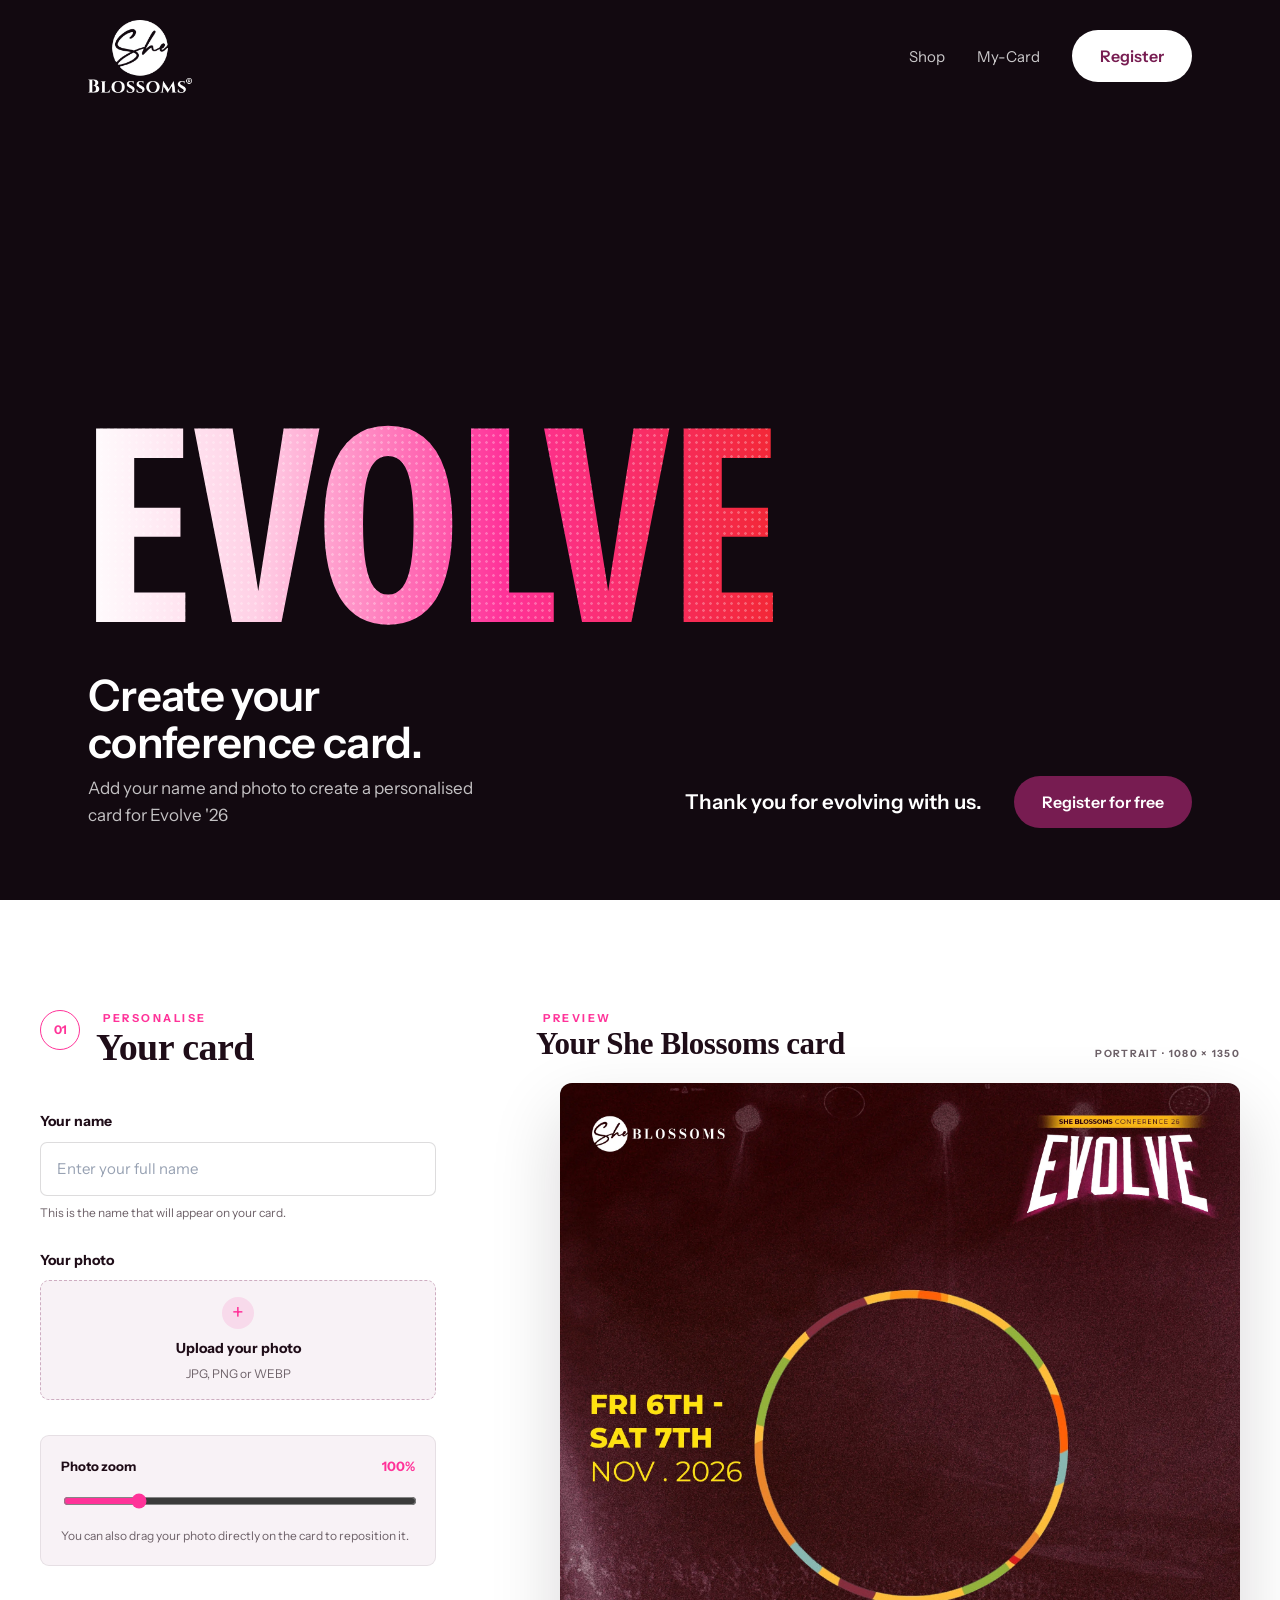
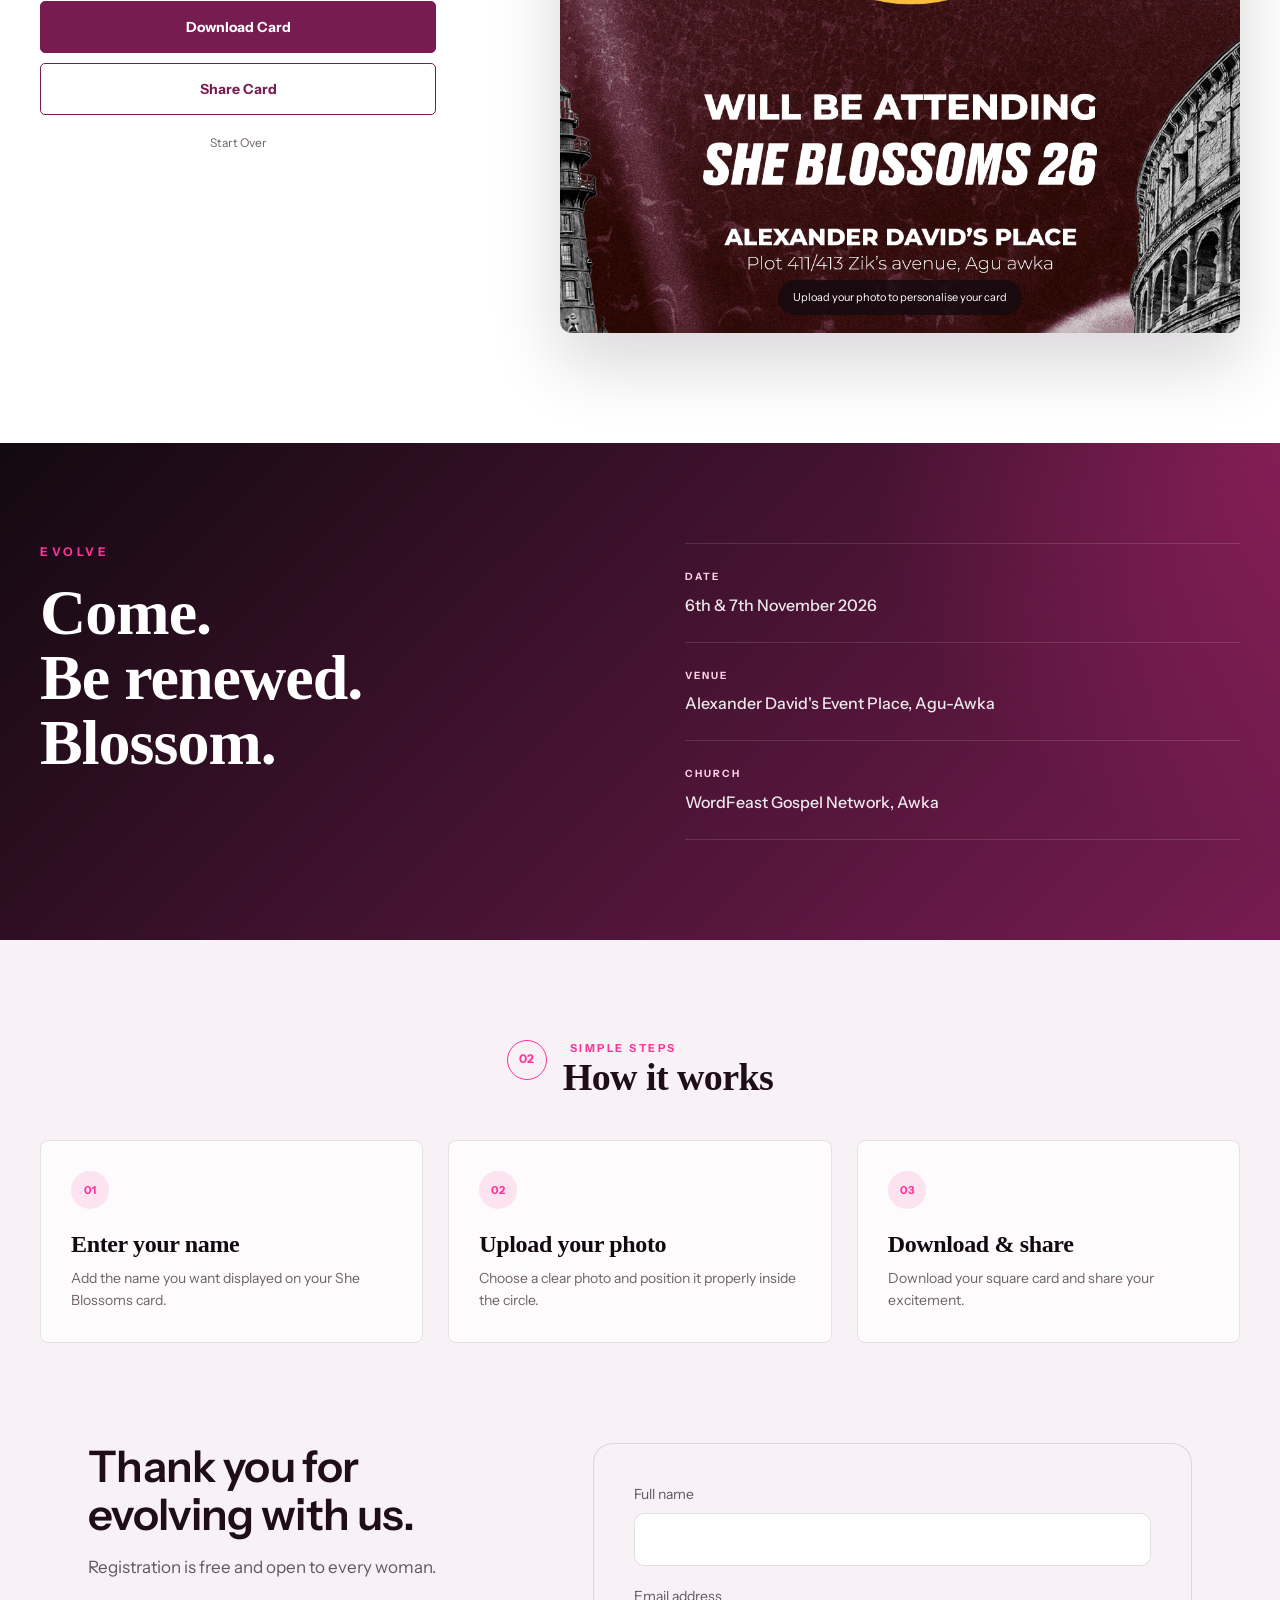
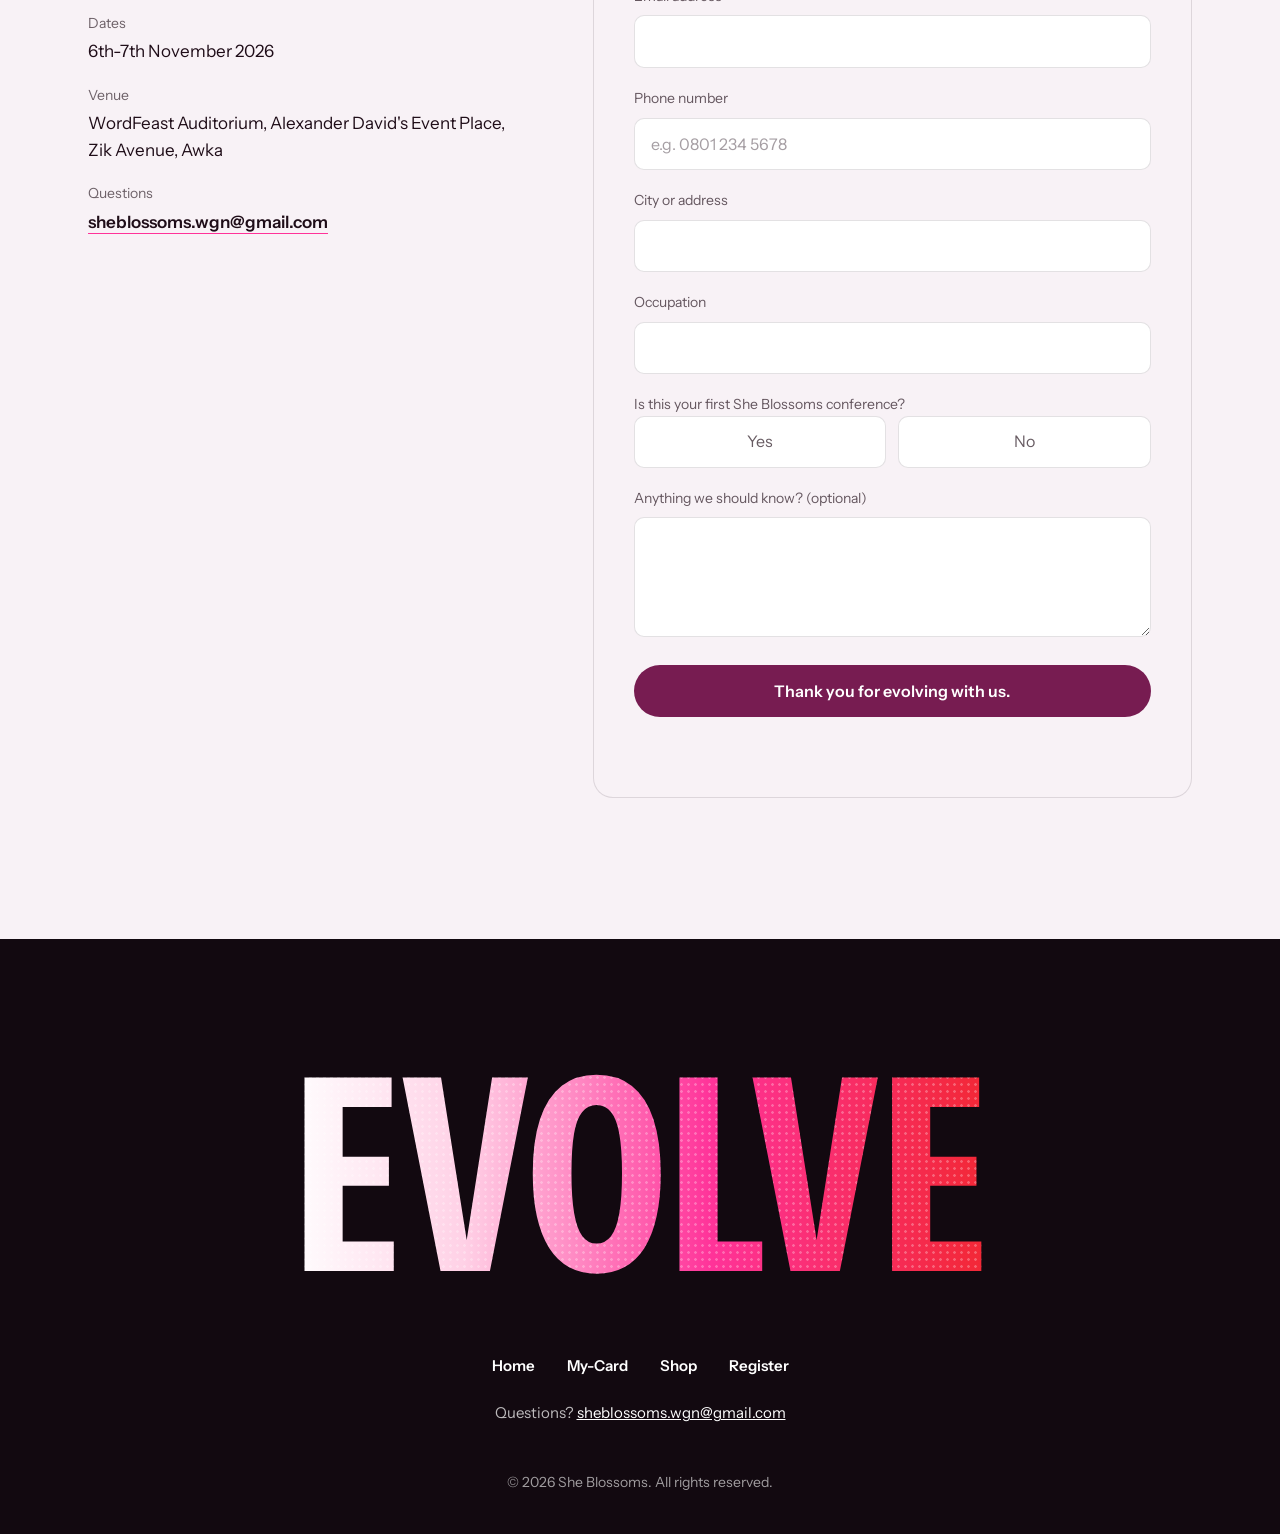
<file: card.html>
<!doctype html>
<html lang="en">

<head>
    <meta charset="utf-8">
    <meta name="viewport" content="width=device-width, initial-scale=1, viewport-fit=cover">
    <title>Create Your Evolve Conference Card — She Blossoms '26</title>
    <meta name="description" content="Create and share your personalised She Blossoms '26 Evolve conference card.">
    <meta name="theme-color" content="#120910">
    <link rel="preconnect" href="https://fonts.googleapis.com">
    <link rel="preconnect" href="https://fonts.gstatic.com" crossorigin>
    <link
        href="https://fonts.googleapis.com/css2?family=Instrument+Sans:ital,wdth,wght@0,75..100,400..700;1,75..100,400..700&display=swap"
        rel="stylesheet">
    <link href="https://fonts.googleapis.com/css2?family=Montserrat:wght@400;500;600;700;800;900&display=swap" rel="stylesheet">
    <link rel="stylesheet" href="/css/card.css">
    <style>
        /* ---------- Tokens ---------- */
        :root {
            --bg: #FFFFFF;
            --surface: #F8F2F6;
            --night: #120910;
            --plum: #771C51;
            --plum-deep: #5E1540;
            --rose: #FF3399;
            --magenta: #FF00FF;
            --red: #F22732;
            --ink: #1F0D18;
            --text: var(--ink);
            --text-muted: rgba(31, 13, 24, 0.68);
            --label: #6E6269;
            --line: rgba(31, 13, 24, 0.12);

            --font: "Instrument Sans", "Helvetica Neue", Arial, sans-serif;

            --fs-display: clamp(4.5rem, 22vw, 20rem);
            --fs-h1: clamp(1.875rem, 3.8vw, 3.25rem);
            --fs-h2: clamp(1.75rem, 3.4vw, 2.75rem);
            --fs-h3: clamp(1.1875rem, 1.6vw, 1.375rem);
            --fs-body: clamp(1.0625rem, 1.2vw, 1.1875rem);
            --fs-small: 0.875rem;

            --section: clamp(5.5rem, 11vw, 9rem);
            --gutter: clamp(1.25rem, 4vw, 3rem);
            --max: 75rem;
            --radius: 14px;
        }

        *,
        *::before,
        *::after {
            box-sizing: border-box;
        }

        html {
            -webkit-text-size-adjust: 100%;
            scroll-behavior: smooth;
        }

        body {
            margin: 0;
            background: var(--bg);
            color: var(--text);
            font-family: var(--font);
            font-size: var(--fs-body);
            line-height: 1.55;
            -webkit-font-smoothing: antialiased;
            overflow-x: hidden;
        }

        /* ========================================================= */
    #copyButton {

    padding: 8px 14px;

    border: none;
    border-radius: 6px;

    background: var(--plum);
    color: #e6e2e2;

    cursor: pointer;
    font-weight: bold;
}

#copyMessage {
    margin-top: 10px;
    font-size: 16px;
}
        /* ========================================================= */

        img,
        video {
            display: block;
            max-width: 100%;
        }

        a {
            color: inherit;
        }

        h1,
        h2,
        h3,
        p {
            margin: 0;
        }

        h1,
        h2,
        h3 {
            font-weight: 600;
            line-height: 1.1;
            letter-spacing: -0.015em;
        }

        h2 {
            font-size: var(--fs-h2);
        }

        h3 {
            font-size: var(--fs-h3);
        }

        :focus-visible {
            outline: 2px solid var(--rose);
            outline-offset: 3px;
            border-radius: 4px;
        }

        .sr-only {
            position: absolute;
            width: 1px;
            height: 1px;
            overflow: hidden;
            clip: rect(0 0 0 0);
            white-space: nowrap;
        }

        .condensed {
            font-stretch: 75%;
            font-weight: 700;
            text-transform: uppercase;
            letter-spacing: -0.01em;
            line-height: 0.9;
        }

        /* ---------- Ambient layer: slow colour drifting behind the white sections ---------- */
        .ambient {
            position: fixed;
            inset: 0;
            z-index: -1;
            pointer-events: none;
            overflow: hidden;
        }

        .ambient::before,
        .ambient::after {
            content: "";
            position: absolute;
            width: 70vmax;
            height: 70vmax;
            border-radius: 50%;
            filter: blur(40px);
        }

        .ambient::before {
            background: radial-gradient(closest-side, rgba(255, 51, 153, 0.10), transparent);
            top: -20vmax;
            right: -25vmax;
            animation: drift-a 26s ease-in-out infinite alternate;
        }

        .ambient::after {
            background: radial-gradient(closest-side, rgba(119, 28, 81, 0.08), transparent);
            bottom: -25vmax;
            left: -25vmax;
            animation: drift-b 32s ease-in-out infinite alternate;
        }

        @keyframes drift-a {
            to {
                transform: translate(-30vw, 40vh) scale(1.15);
            }
        }

        @keyframes drift-b {
            to {
                transform: translate(35vw, -35vh) scale(0.9);
            }
        }

        /* ---------- Layout ---------- */
        .wrap {
            width: 100%;
            max-width: var(--max);
            margin-inline: auto;
            padding-inline: var(--gutter);
        }

        .section {
            padding-block: var(--section);
        }

        .section--flush-top {
            padding-top: 0;
        }

        .muted {
            color: var(--text-muted);
        }

        .lead {
            font-size: var(--fs-h3);
            line-height: 1.45;
            max-width: 40ch;
        }

        .prose {
            max-width: 60ch;
        }

        .stack>*+* {
            margin-top: 1.25rem;
        }

        .head {
            display: flex;
            justify-content: space-between;
            align-items: end;
            gap: 1.5rem;
            flex-wrap: wrap;
        }

        .head p {
            max-width: 44ch;
        }

        /* ---------- Actions ---------- */
        .btn {
            display: inline-flex;
            align-items: center;
            justify-content: center;
            min-height: 52px;
            padding: 0 1.75rem;
            border: 0;
            border-radius: 999px;
            background: var(--plum);
            color: #FFFFFF;
            font: 600 1rem/1 var(--font);
            text-decoration: none;
            cursor: pointer;
            transition: background-color .15s ease, color .15s ease;
        }

        .btn:hover {
            background: var(--plum-deep);
        }

        .btn--light {
            background: #FFFFFF;
            color: var(--plum);
        }

        .btn--light:hover {
            background: var(--rose);
            color: var(--night);
        }

        .btn:disabled {
            cursor: not-allowed;
            opacity: 1;
        }

        .link {
            font-weight: 600;
            text-decoration: underline;
            text-decoration-thickness: 1px;
            text-underline-offset: 0.3em;
            text-decoration-color: var(--rose);
        }

        .link:hover {
            color: var(--plum);
        }

        /* ---------- Photos (pre-cropped above the 2025 watermark) ---------- */
        .photo {
            position: relative;
            overflow: hidden;
            border-radius: var(--radius);
            background: var(--surface);
            aspect-ratio: 4 / 3;
        }

        .photo img {
            width: 100%;
            height: 100%;
            object-fit: cover;
        }

        .photo--tall {
            aspect-ratio: 4 / 5;
        }

        /* ---------- Header ---------- */
        .header {
            position: absolute;
            inset: 0 0 auto;
            z-index: 10;
            padding-top: env(safe-area-inset-top, 0px);
            color: #FFFFFF;
        }

        .header .wrap {
            display: flex;
            align-items: center;
            justify-content: space-between;
            padding-block: 1.25rem;
        }

        .header__logo img {
            width: 104px;
            height: auto;
        }

        .nav {
            display: none;
            align-items: center;
            gap: 2rem;
        }

        .nav a:not(.btn) {
            text-decoration: none;
            font-size: 0.9375rem;
            color: rgba(255, 255, 255, 0.78);
        }

        .nav a:not(.btn):hover {
            color: #FFFFFF;
        }

        .menu-btn {
            width: 48px;
            height: 48px;
            border-radius: 50%;
            border: 1px solid rgba(255, 255, 255, 0.3);
            background: transparent;
            color: inherit;
            display: grid;
            place-items: center;
            cursor: pointer;
            font-size: 1.125rem;
        }

        .menu-btn span,
        .menu-btn span::before,
        .menu-btn span::after {
            display: block;
            width: 18px;
            height: 1.5px;
            background: currentColor;
            position: relative;
            content: "";
        }

        .menu-btn span::before {
            position: absolute;
            top: -6px;
        }

        .menu-btn span::after {
            position: absolute;
            top: 6px;
        }

        @media (min-width: 960px) {
            .nav {
                display: flex;
            }

            .header .menu-btn {
                display: none;
            }
        }

        .drawer {
            position: fixed;
            inset: 0;
            z-index: 20;
            background: var(--bg);
            padding: calc(env(safe-area-inset-top, 0px) + 1.25rem) var(--gutter) 2rem;
            display: flex;
            flex-direction: column;
        }

        .drawer[hidden] {
            display: none;
        }

        .drawer__top {
            display: flex;
            justify-content: space-between;
            align-items: center;
        }

        .drawer .menu-btn {
            border-color: var(--line);
            color: var(--ink);
        }

        .drawer nav {
            display: flex;
            flex-direction: column;
            gap: 1.25rem;
            margin-top: 3rem;
        }

        .drawer nav a:not(.btn) {
            font-size: 1.75rem;
            font-weight: 600;
            text-decoration: none;
        }

        .drawer .btn {
            align-self: flex-start;
            margin-top: 1rem;
        }

        /* ---------- Hero: video ---------- */
        .hero {
            position: relative;
            overflow: hidden;
            isolation: isolate;
            min-height: 100svh;
            display: flex;
            align-items: flex-end;
            background: var(--night) url("/hero-video.mp4") center / cover;
            color: #FFFFFF;
            padding-top: 8rem;
            padding-bottom: clamp(2.5rem, 6vw, 4.5rem);
        }

        .hero__video {
            position: absolute;
            inset: 0;
            z-index: -2;
            width: 100%;
            height: 100%;
            object-fit: cover;
        }

        .hero::after {
            content: "";
            position: absolute;
            inset: 0;
            z-index: -1;
            background: linear-gradient(180deg, rgba(18, 9, 16, 0.35) 0%, rgba(18, 9, 16, 0.1) 40%, rgba(18, 9, 16, 0.85) 100%);
        }

        .hero__title {
            font-size: var(--fs-display);
            margin-left: -0.04em;
            line-height: 0.82;
        }

        .hero__meta {
            display: grid;
            gap: 2rem;
            margin-top: clamp(1.75rem, 3vw, 2.5rem);
        }

        .hero__date {
            font-size: var(--fs-h2);
            font-weight: 600;
            letter-spacing: -0.015em;
            line-height: 1.1;
        }

        .hero__venue {
            color: rgba(255, 255, 255, 0.75);
            margin-top: 0.5rem;
            max-width: 36ch;
        }

        .hero__actions {
            display: flex;
            flex-wrap: wrap;
            align-items: center;
            gap: 1.5rem 2rem;
        }

        @media (min-width: 960px) {
            .hero__meta {
                grid-template-columns: 1fr auto;
                align-items: end;
            }
        }

        .countdown {
            display: flex;
            gap: clamp(1rem, 3vw, 2rem);
        }

        .countdown div {
            min-width: 3.25ch;
        }

        .countdown b {
            display: block;
            font-size: clamp(2rem, 4vw, 3rem);
            font-weight: 700;
            font-stretch: 75%;
            line-height: 1;
            font-variant-numeric: tabular-nums;
        }

        .countdown span {
            font-size: 0.8125rem;
            color: rgba(255, 255, 255, 0.7);
        }

        .countdown-done {
            font-size: var(--fs-h3);
            font-weight: 600;
        }

        /* ---------- Theme band: plum with the logo gradient drifting through ---------- */
        .theme {
            position: relative;
            overflow: hidden;
            isolation: isolate;
            background: rgba(255, 51, 153, 0.10);
            color: var(--text-muted);
            text-align: center;
        }

        .theme::before,
        .theme::after {
            content: "";
            position: absolute;
            z-index: -1;
            width: 60vmax;
            height: 60vmax;
            border-radius: 50%;
            filter: blur(30px);
        }

        .theme::before {
            background: radial-gradient(closest-side, rgba(255, 0, 255, 0.45), transparent);
            left: -20vmax;
            top: -30vmax;
            animation: drift-a 18s ease-in-out infinite alternate;
        }

        .theme::after {
            background: radial-gradient(closest-side, rgba(242, 39, 50, 0.40), transparent);
            right: -20vmax;
            bottom: -35vmax;
            animation: drift-b 22s ease-in-out infinite alternate;
        }

        .theme p {
            font-size: var(--fs-h1);
            font-weight: 600;
            line-height: 1.15;
            letter-spacing: -0.02em;
            max-width: 26ch;
            margin-inline: auto;
            text-wrap: balance;
        }

        /* ---------- Two days ---------- */
        .days__grid {
            display: grid;
            gap: clamp(2.5rem, 6vw, 5rem);
            margin-top: clamp(3rem, 6vw, 4.5rem);
        }

        .days__list {
            display: grid;
            gap: 2.5rem;
            align-content: center;
        }

        .days__item {
            padding-top: 1.5rem;
            border-top: 1px solid var(--line);
        }

        .days__item p {
            margin-top: 0.75rem;
        }

        @media (min-width: 960px) {
            .days__grid {
                grid-template-columns: 7fr 5fr;
            }
        }

        /* ---------- Gallery strip ---------- */
        .gallery {
            display: grid;
            grid-auto-flow: column;
            grid-auto-columns: min(46%, 13rem);
            gap: 0.75rem;
            overflow-x: auto;
            scroll-snap-type: x mandatory;
            padding-inline: var(--gutter);
            scroll-padding-inline: var(--gutter);
            scrollbar-width: none;
        }

        .gallery::-webkit-scrollbar {
            display: none;
        }

        .gallery .photo {
            aspect-ratio: 2 / 5;
            scroll-snap-align: start;
        }

        @media (min-width: 960px) {
            .gallery {
                grid-auto-flow: row;
                grid-template-columns: repeat(6, 1fr);
                overflow: visible;
                max-width: var(--max);
                margin-inline: auto;
            }

            .gallery .photo:nth-child(even) {
                transform: translateY(2.5rem);
            }
        }

        /* ---------- How you blossom ---------- */
        .rail {
            --rail-pad: var(--gutter);
            display: grid;
            grid-auto-flow: column;
            grid-auto-columns: min(78%, 20rem);
            gap: 1.25rem;
            overflow-x: auto;
            scroll-snap-type: x mandatory;
            scroll-padding-inline: var(--rail-pad);
            padding-inline: var(--rail-pad);
            margin-top: 2.5rem;
            padding-bottom: 1rem;
            scrollbar-width: thin;
            scrollbar-color: var(--line) transparent;
        }

        @media (min-width: 1200px) {
            .rail {
                --rail-pad: calc((100vw - var(--max)) / 2 + var(--gutter));
            }
        }

        .card {
            scroll-snap-align: start;
        }

        .card h3 {
            margin-top: 1.25rem;
        }

        .card .link {
            display: inline-block;
            margin-top: 0.75rem;
            font-size: var(--fs-small);
        }

        .hint {
            color: var(--label);
            font-size: var(--fs-small);
        }

        /* ---------- Speakers ---------- */
        .speakers {
            display: grid;
            gap: 1.25rem;
            margin-top: 2.5rem;
        }

        @media (min-width: 960px) {
            .speakers {
                grid-template-columns: 1fr 1fr;
            }
        }

        .speaker {
            position: relative;
            overflow: hidden;
            min-height: 15rem;
            border-radius: calc(var(--radius) + 4px);
            background: linear-gradient(100deg, var(--plum) 0%, #A62667 55%, var(--rose) 100%);
            color: #FFFFFF;
            display: flex;
            flex-direction: column;
            justify-content: space-between;
            padding: 1.75rem 45% 1.75rem 1.75rem;
        }

        .speaker__title {
            font-style: italic;
            font-size: 0.9375rem;
            opacity: 0.85;
        }

        .speaker__name {
            font-size: clamp(1.75rem, 3vw, 2.5rem);
            margin-top: 0.25rem;
        }

        .speaker__role {
            font-size: 0.8125rem;
            line-height: 1.4;
            opacity: 0.9;
            margin-top: 1.5rem;
        }

        .speaker img {
            position: absolute;
            right: 0;
            bottom: 0;
            height: 92%;
            width: 45%;
            object-fit: contain;
            object-position: right bottom;
            -webkit-mask-image: linear-gradient(90deg, transparent 0%, #000 22%);
            mask-image: linear-gradient(90deg, transparent 0%, #000 22%);
        }

        /* ---------- Testimonies ---------- */
        .testimonies {
            display: grid;
            gap: 1.25rem;
            margin-top: 2.5rem;
        }

        @media (min-width: 960px) {
            .testimonies {
                grid-template-columns: 1fr 1fr;
            }
        }

        .testimony {
            background: var(--surface);
            border: 1px solid var(--line);
            border-radius: calc(var(--radius) + 4px);
            padding: clamp(1.5rem, 3vw, 2.25rem);
            display: flex;
            flex-direction: column;
        }

        .testimony h3 {
            font-size: 1.0625rem;
            font-weight: 700;
            letter-spacing: 0;
            line-height: 1.35;
        }

        .testimony .body {
            margin-top: 1rem;
        }

        .testimony .body p+p {
            margin-top: 0.875rem;
        }

        .testimony footer {
            margin-top: auto;
            padding-top: 2.5rem;
        }

        .testimony__name {
            font-size: clamp(2rem, 3.5vw, 2.75rem);
            color: var(--plum);
        }

        .testimony__meta {
            font-size: var(--fs-small);
            color: var(--label);
            margin-top: 0.5rem;
        }

        /* ---------- About ---------- */
        .split {
            display: grid;
            gap: clamp(2.5rem, 6vw, 5rem);
            align-items: center;
        }

        @media (min-width: 960px) {
            .split {
                grid-template-columns: 1fr 1fr;
            }

            .split--flip> :first-child {
                order: 2;
            }
        }

        /* ---------- Register ---------- */
        .register {
            display: grid;
            gap: clamp(2.5rem, 6vw, 5rem);
        }

        @media (min-width: 960px) {
            .register {
                grid-template-columns: 5fr 7fr;
                align-items: start;
            }
        }

        .facts {
            margin-top: 2rem;
            display: grid;
            gap: 1.25rem;
        }

        .facts dt {
            color: var(--label);
            font-size: var(--fs-small);
        }

        .facts dd {
            margin: 0.25rem 0 0;
        }

        .form {
            background: var(--surface);
            border: 1px solid var(--line);
            border-radius: calc(var(--radius) + 6px);
            padding: clamp(1.5rem, 4vw, 2.5rem);
            display: grid;
            gap: 1.25rem;
        }

        .field {
            display: grid;
            gap: 0.5rem;
        }

        .field label,
        .field legend {
            font-size: var(--fs-small);
            color: var(--text-muted);
            padding: 0;
        }

        .field input[type="text"],
        .field input[type="email"],
        .field input[type="tel"],
        .field textarea {
            width: 100%;
            min-height: 52px;
            padding: 0.875rem 1rem;
            background: var(--bg);
            color: var(--text);
            border: 1px solid var(--line);
            border-radius: 10px;
            font: 400 1rem/1.4 var(--font);
        }

          /* Gender dropdown - match other form inputs */
.field select {
    width: 100%;
    min-height: 52px;
    padding: 0.875rem 1rem;

    border: 1px solid var(--line);
    border-radius: 10px;

    background: var(--bg);
    color: var(--text);

    font: 400 1rem/1.4 var(--font);

    transition:
        border-color .15s ease,
        box-shadow .15s ease,
        background-color .15s ease;

    cursor: pointer;
}

/* Focus - same as text inputs */
.field select:focus {
    outline: none;
    border-color: var(--plum);
    box-shadow: 0 0 0 3px rgba(255, 51, 153, .25);
}

/* Placeholder */
.field select:invalid {
    color: rgba(31, 13, 24, .40);
}

/* Dropdown options */
.field select option {
    color: var(--text);
    background: var(--bg);
    font: 400 1rem var(--font);
}

/* Mobile */
@media (max-width: 600px) {
    .field select {
        min-height: 52px;
        font-size: 1rem;
    }
}

        .field textarea {
            min-height: 120px;
            resize: vertical;
        }

        .field input::placeholder,
        .field textarea::placeholder {
            color: rgba(31, 13, 24, 0.40);
        }

        .field input:focus,
        .field textarea:focus {
            outline: none;
            border-color: var(--plum);
            box-shadow: 0 0 0 3px rgba(255, 51, 153, 0.25);
        }

        fieldset.field {
            border: 0;
            margin: 0;
            padding: 0;
        }

        .choice {
            display: flex;
            gap: 0.75rem;
        }

        .choice label {
            flex: 1;
            position: relative;
        }

        .choice input {
            position: absolute;
            opacity: 0;
            inset: 0;
            cursor: pointer;
        }

        .choice span {
            display: grid;
            place-items: center;
            min-height: 52px;
            border-radius: 10px;
            border: 1px solid var(--line);
            background: var(--bg);
            font-size: 1rem;
        }

        .choice input:checked+span {
            border-color: var(--plum);
            box-shadow: inset 0 0 0 1px var(--plum);
            color: var(--plum);
            font-weight: 600;
        }

        .choice input:focus-visible+span {
            outline: 2px solid var(--rose);
            outline-offset: 3px;
        }

        .form .btn {
            width: 100%;
            margin-top: 0.5rem;
        }

        .form__status {
            font-size: var(--fs-small);
            min-height: 1.4em;
        }

        .form__status[data-state="error"] {
            color: #B0104F;
        }

        /* ---------- Partners + Shop ---------- */
        .pair {
            display: grid;
            gap: 3.5rem;
        }

        .pair>div {
            padding-top: 1.5rem;
            border-top: 1px solid var(--line);
        }

        .pair .link {
            display: inline-block;
            margin-top: 1.5rem;
        }

        @media (min-width: 960px) {
            .pair {
                grid-template-columns: 1fr 1fr;
                gap: 5rem;
            }
        }

        /* ---------- Footer: video + wordmark ---------- */
        .footer {
            position: relative;
            overflow: hidden;
            isolation: isolate;
            background: var(--night) 
            url("/video/hero-video.mp4") center / cover;
            color: #FFFFFF;
            text-align: center;
            padding-block: clamp(5rem, 10vw, 8rem) 2.5rem;
        }

        .footer__video {
            position: absolute;
            inset: 0;
            z-index: -2;
            width: 100%;
            height: 100%;
            object-fit: cover;
            opacity: 0.55;
        }

        .footer::after {
            content: "";
            position: absolute;
            inset: 0;
            z-index: -1;
            background: radial-gradient(ellipse at center, rgba(18, 9, 16, 0.2), rgba(18, 9, 16, 0.85) 75%);
        }

        .wordmark {
            display: inline-block;
            font-size: clamp(4.5rem, 21vw, 19rem);
            line-height: 0.8;
            padding-inline: 0.02em;
            background:
                radial-gradient(rgba(255, 255, 255, 0.28) 1px, transparent 1.6px) 0 0 / 7px 7px,
                linear-gradient(90deg, #FFFFFF 0%, #FFD1E6 25%, var(--rose) 60%, var(--red) 100%);
            -webkit-background-clip: text;
            background-clip: text;
            color: transparent;
        }

        .footer nav {
            display: flex;
            flex-wrap: wrap;
            justify-content: center;
            gap: 0.75rem 2rem;
            margin-top: clamp(3rem, 6vw, 4.5rem);
        }

        .footer nav a {
            text-decoration: none;
            font-weight: 600;
            font-size: 0.9375rem;
        }

        .footer nav a:hover {
            color: var(--rose);
        }

        .footer__contact {
            margin-top: 1.5rem;
            color: rgba(255, 255, 255, 0.72);
            font-size: 0.9375rem;
        }

        .footer__contact a {
            color: #FFFFFF;
        }

        .footer__base {
            margin-top: 3rem;
            color: rgba(255, 255, 255, 0.6);
            font-size: var(--fs-small);
        }

        @media (prefers-reduced-motion: reduce) {
            html {
                scroll-behavior: auto;
            }

            .ambient::before,
            .ambient::after,
            .theme::before,
            .theme::after {
                animation: none;
            }

            .hero__video,
            .footer__video {
                display: none;
            }
        }
    </style>
</head>

<body class="card-page">
    <header class="header">
    <div class="wrap">
        <a class="header__logo" href="/" aria-label="She Blossoms home"><img
                    src="[data-uri]"
                    alt="She Blossoms" width="360" height="252"></a>

        <!-- DESKTOP NAV -->
        <nav class="nav" aria-label="Main">
            <a href="/shop">Shop</a>
            <a href="#card">My-Card</a>
            <a class="btn btn--light" href="#register">Register</a>
        </nav>

        <!-- MOBILE MENU BUTTON -->
        <button
            id="cardMenuButton"
            class="menu-btn"
            type="button"
            aria-label="Open menu"
            aria-expanded="false"
            aria-controls="drawer"
        >
            <span></span>
        </button>

    </div>
</header>

    <div class="drawer" id="drawer" hidden>
        <div class="drawer__top"> <a href="/">
            <img src="[data-uri]"
                alt="" style="width:104px;height:auto"> </a>
            <button class="menu-btn" type="button" data-close aria-label="Close menu">✕</button>
        </div>
        <nav aria-label="Mobile">
            <a href="/card">My-Card</a>
            <a href="/shop">Shop</a>
            <a class="btn" href="#register">Register</a>
        </nav>
    </div>


    <main>

        <!-- HERO SECTION -->
        <section class="hero">
            <video class="hero__video" src="/video/hero-video.mp4" autoplay muted loop playsinline preload="auto"
                aria-hidden="true"></video>
            <div class="wrap">
                <p class="hero__title condensed wordmark">Evolve</p>
                <div class="hero__meta">
                    <div>
                        <p class="hero__date">Create your<br>
                        conference card.</p>
                        <p class="hero__venue">Add your name and photo to create a
                        personalised card for Evolve '26</p>
                    </div>
                    <div class="hero__actions">
                        <div class="countdown" id="countdown" role="timer" aria-label="Time until Evolve begins">
                            <div><b data-unit="d">--</b><span>days</span></div>
                            <div><b data-unit="h">--</b><span>hours</span></div>
                            <div><b data-unit="m">--</b><span>mins</span></div>
                            <div><b data-unit="s">--</b><span>secs</span></div>
                        </div>
                        <a class="btn btn--light" href="#register">Register for free</a>
                    </div>
                </div>
            </div>
        </section>


        <!-- =================================================
             CARD MAKER
        ================================================== -->

        <section class="card-maker-section" id="card">

            <div class="card-container card-maker-grid">


                <!-- =========================================
                     CONTROLS
                ========================================== -->

                <div class="card-controls">

                    <div class="card-section-heading">

                        <span>
                            01
                        </span>

                        <div>

                            <p>
                                PERSONALISE
                            </p>

                            <h2>
                                Your card
                            </h2>

                        </div>

                    </div>


                    <!-- NAME -->

                    <div class="card-field">

                        <label for="attendeeName">
                            Your name
                        </label>

                        <input type="text" id="attendeeName" placeholder="Enter your full name" maxlength="35"
                            autocomplete="name">

                        <small>
                            This is the name that will appear on your card.
                        </small>

                    </div>


                    <!-- PHOTO -->

                    <div class="card-field">

                        <label>
                            Your photo
                        </label>

                        <label for="photoUpload" class="photo-upload" id="photoUploadBox">

                            <span class="upload-plus">
                                +
                            </span>

                            <strong>
                                Upload your photo
                            </strong>

                            <small>
                                JPG, PNG or WEBP
                            </small>

                        </label>

                        <input type="file" id="photoUpload" accept="image/jpeg,image/png,image/webp" hidden>

                    </div>


                    <!-- ZOOM -->

                    <div class="photo-adjustment">

                        <div class="adjustment-top">

                            <label for="photoZoom">
                                Photo zoom
                            </label>

                            <span id="zoomValue">
                                100%
                            </span>

                        </div>


                        <input type="range" id="photoZoom" min="80" max="180" value="100">


                        <p>
                            You can also drag your photo directly
                            on the card to reposition it.
                        </p>

                    </div>


                    <!-- BUTTONS -->

                    <div class="card-actions">

                        <button type="button" id="downloadCard" class="card-primary-button">
                            Download Card
                        </button>


                        <button type="button" id="shareCard" class="card-secondary-button">
                            Share Card
                        </button>


                        <button type="button" id="resetCard" class="card-reset-button">
                            Start Over
                        </button>

                    </div>


                    <div id="creatorMessage" class="card-message" aria-live="polite"></div>

                </div>



                <!-- =========================================
                     PREVIEW
                ========================================== -->

                <div class="card-preview-area">

                    <div class="preview-heading">

                        <div>

                            <p>
                                PREVIEW
                            </p>

                            <h2>
                                Your She Blossoms card
                            </h2>

                        </div>

                        <span>
                            PORTRAIT · 1080 × 1350
                        </span>

                    </div>


                    <div class="canvas-container" id="canvasContainer">

                        <canvas id="cardCanvas" width="1080" height="1350"></canvas>


                        <div class="canvas-hint" id="canvasHint">
                            Upload your photo to personalise your card
                        </div>

                    </div>

                </div>

            </div>

        </section>


        <!-- =================================================
             CONFERENCE DETAILS
        ================================================== -->

        <section class="card-conference">

            <div class="card-container">

                <div class="conference-grid">


                    <div>

                        <p class="card-eyebrow">
                            Evolve
                        </p>

                        <h2>
                            Come.<br>
                            Be renewed.<br>
                            Blossom.
                        </h2>

                    </div>


                    <div class="conference-details">

                        <div class="conference-detail">

                            <span>
                                DATE
                            </span>

                            <strong>
                                6th & 7th
                                November 2026
                            </strong>

                        </div>


                        <div class="conference-detail">

                            <span>
                                VENUE
                            </span>

                            <strong>
                                Alexander David's Event Place,
                                Agu-Awka
                            </strong>

                        </div>


                        <div class="conference-detail">

                            <span>
                                CHURCH
                            </span>

                            <strong>
                                WordFeast Gospel Network, Awka
                            </strong>

                        </div>

                    </div>

                </div>

            </div>

        </section>


        <!-- =================================================
             HOW IT WORKS
        ================================================== -->

        <section class="card-how">

            <div class="card-container">

                <div class="card-section-heading centered">

                    <span>
                        02
                    </span>

                    <div>

                        <p>
                            SIMPLE STEPS
                        </p>

                        <h2>
                            How it works
                        </h2>

                    </div>

                </div>


                <div class="card-steps">


                    <div class="card-step">

                        <span>
                            01
                        </span>

                        <h3>
                            Enter your name
                        </h3>

                        <p>
                            Add the name you want displayed
                            on your She Blossoms card.
                        </p>

                    </div>


                    <div class="card-step">

                        <span>
                            02
                        </span>

                        <h3>
                            Upload your photo
                        </h3>

                        <p>
                            Choose a clear photo and position
                            it properly inside the circle.
                        </p>

                    </div>


                    <div class="card-step">

                        <span>
                            03
                        </span>

                        <h3>
                            Download & share
                        </h3>

                        <p>
                            Download your square card and
                            share your excitement.
                        </p>

                    </div>

                </div>

            </div>

        </section>

        <!-- REGISTRATION FORM -->
        <section
    class="section section--flush-top"
    id="register"
    aria-labelledby="register-title">

    <div class="wrap register">


        <!-- =================================================
             LEFT SIDE
        ================================================= -->

        <div>

            <h2 id="register-title">
                Thank you for evolving with us.
            </h2>

            <p
                class="muted"
                style="margin-top:1rem"
            >
                Registration is free and open to every woman.
            </p>


            <dl class="facts">

                <div>

                    <dt>
                        Dates
                    </dt>

                    <dd>
                        6th-7th November 2026
                    </dd>

                </div>


                <div>

                    <dt>
                        Venue
                    </dt>

                    <dd>
                        WordFeast Auditorium,
                        Alexander David's Event Place,
                        Zik Avenue, Awka
                    </dd>

                </div>


                <div>

                    <dt>
                        Questions
                    </dt>

                    <dd>

                        <a
                            class="link"
                            href="mailto:sheblossoms.wgn@gmail.com"
                        >
                            sheblossoms.wgn@gmail.com
                        </a>

                    </dd>

                </div>

            </dl>

        </div>


        <!-- =================================================
             REGISTRATION FORM
        ================================================= -->

        <form
            class="form"
            id="register-form"
            novalidate
        >


            <!-- FULL NAME -->

            <div class="field">

                <label for="f-name">
                    Full name
                </label>

                <input
                    id="f-name"
                    name="name"
                    type="text"
                    autocomplete="name"
                    readonly
                >

            </div>


            <!-- EMAIL -->

            <div class="field">

                <label for="f-email">
                    Email address
                </label>

                <input
                    id="f-email"
                    name="email"
                    type="email"
                    autocomplete="email"
                    readonly
                >

            </div>


            <!-- PHONE -->

            <div class="field">

                <label for="f-phone">
                    Phone number
                </label>

                <input
                    id="f-phone"
                    name="number"
                    type="tel"
                    autocomplete="tel"
                    inputmode="tel"
                    placeholder="e.g. 0801 234 5678"
                    readonly
                >

            </div>


            <!-- ADDRESS -->

            <div class="field">

                <label for="f-address">
                    City or address
                </label>

                <input
                    id="f-address"
                    name="address"
                    type="text"
                    autocomplete="street-address"
                    readonly
                >

            </div>


            <!-- OCCUPATION -->

            <div class="field">

                <label for="f-occupation">
                    Occupation
                </label>

                <input
                    id="f-occupation"
                    name="occupation"
                    type="text"
                    autocomplete="organization-title"
                    readonly
                >

            </div>


            <!-- =================================================
                 FIRST-TIME ATTENDEE
            ================================================= -->

            <fieldset class="field">

                <legend>
                    Is this your first She Blossoms conference?
                </legend>

                <div class="choice">

                    <label>

                        <input
                            type="radio"
                            name="first_time"
                            value="yes"
                            readonly
                        >

                        <span>
                            Yes
                        </span>

                    </label>


                    <label>

                        <input
                            type="radio"
                            name="first_time"
                            value="no"
                            readonly
                        >

                        <span>
                            No
                        </span>

                    </label>

                </div>

            </fieldset>


            <!-- =================================================
                 MESSAGE
            ================================================= -->

            <div class="field">

                <label for="f-message">
                    Anything we should know? (optional)
                </label>

                <textarea
                    id="f-message"
                    name="message"
                    readonly
                ></textarea>

            </div>


            <!-- =================================================
                 SUBMIT
            ================================================= -->

            <button
                class="btn"
                type="submit"
                disabled
            >
                Thank you for evolving with us.
            </button>


            <!-- =================================================
                 STATUS
            ================================================= -->

            <p
                class="form__status"
                role="status"
                aria-live="polite"
            ></p>


        </form>

    </div>

        </section>

    </main>
    <footer class="footer">
        <video class="footer__video"
            src="/video/hero-video.mp4"
            muted loop playsinline preload="none" aria-hidden="true"></video>
        <div class="wrap">
            <p class="wordmark condensed" aria-hidden="true">Evolve</p>
            <nav aria-label="Footer">
                <a href="#top">Home</a>
                <a href="#card">My-Card</a>
                <a href="/shop">Shop</a>
                <a href="#register">Register</a>
            </nav>
            <p class="footer__contact">Questions? <a
                    href="mailto:sheblossoms.wgn@gmail.com">sheblossoms.wgn@gmail.com</a></p>
            <p class="footer__base">© 2026 She Blossoms. All rights reserved.</p>
        </div>
    </footer>

    

    <script src="/js/card.js"></script>
    <script src="/js/form.js"></script>

    <script>
        /* Placeholder images: hide the broken-image icon until real files are added */
        document.querySelectorAll('img').forEach(img => {
            const hide = () => { img.style.visibility = 'hidden'; };
            if (img.complete && img.naturalWidth === 0 && img.src) hide();
            img.addEventListener('error', hide);
        });

        /* Background videos: hero autoplays; footer loads when scrolled into view. Both pause off-screen. */
        (() => {
            if (matchMedia('(prefers-reduced-motion: reduce)').matches) return;
            const hero = document.querySelector('.hero__video');
            hero.play().catch(() => { });
            const io = new IntersectionObserver(entries => {
                entries.forEach(({ target: v, isIntersecting }) => {
                    if (isIntersecting) {
                        if (!v.getAttribute('src') && v.dataset.src) { v.src = v.dataset.src; }
                        v.play().catch(() => { });
                    } else { v.pause(); }
                });
            }, { rootMargin: '200px' });
            document.querySelectorAll('video').forEach(v => io.observe(v));
        })();

        /* Countdown to doors opening. Adjust the time if doors open earlier or later. */
        (() => {
            const START = new Date('2026-11-06T09:00:00+01:00');   // Awka, WAT
            const END = new Date('2026-11-07T21:00:00+01:00');
            const el = document.getElementById('countdown');
            const units = { d: el.querySelector('[data-unit="d"]'), h: el.querySelector('[data-unit="h"]'), m: el.querySelector('[data-unit="m"]'), s: el.querySelector('[data-unit="s"]') };
            const pad = n => String(n).padStart(2, '0');
            const done = msg => { el.outerHTML = '<p class="countdown-done">' + msg + '</p>'; };
            const tick = () => {
                const now = Date.now();
                if (now >= END) return done('Thank you for evolving with us.');
                if (now >= START) return done('Evolve is happening now.');
                let t = Math.floor((START - now) / 1000);
                units.d.textContent = Math.floor(t / 86400); t %= 86400;
                units.h.textContent = pad(Math.floor(t / 3600)); t %= 3600;
                units.m.textContent = pad(Math.floor(t / 60));
                units.s.textContent = pad(t % 60);
                setTimeout(tick, 1000 - (now % 1000));
            };
            tick();
        })();

        /* Mobile menu */
        (() => {
            const drawer = document.getElementById('drawer');
            const openBtn = document.getElementById('cardMenuButton');
            const closeBtn = drawer?.querySelector('[data-close]');

            if (!drawer || !openBtn || !closeBtn) return;

            const open = () => {
                drawer.hidden = false;
                openBtn.setAttribute('aria-expanded', 'true');
                openBtn.setAttribute('aria-label', 'Close menu');
                document.body.style.overflow = 'hidden';
                closeBtn.focus();
            };

            const close = () => {
                drawer.hidden = true;
                openBtn.setAttribute('aria-expanded', 'false');
                openBtn.setAttribute('aria-label', 'Open menu');
                document.body.style.overflow = '';
                openBtn.focus();
            };

            openBtn.addEventListener('click', open);
            closeBtn.addEventListener('click', close);

            drawer.addEventListener('click', event => {
                if (event.target.closest('a')) close();
            });

            document.addEventListener('keydown', event => {
                if (event.key === 'Escape' && !drawer.hidden) close();
            });

            window.addEventListener('resize', () => {
                if (window.innerWidth >= 960 && !drawer.hidden) {
                    close();
                }
            });
        })();

        (() => {
            if (matchMedia('(prefers-reduced-motion: reduce)').matches) return;
            const io = new IntersectionObserver(entries => entries.forEach(({ target: v, isIntersecting }) => {
                if (isIntersecting) { if (!v.getAttribute('src') && v.dataset.src) v.src = v.dataset.src; v.play().catch(() => { }); }
                else v.pause();
            }), { rootMargin: '200px' });
            document.querySelectorAll('video').forEach(v => io.observe(v));
        })();
    </script>

</body>

</html>
</file>
<file: css/card.css>
/* ============================================================
   SHE BLOSSOMS '26
   MY CARD PAGE
   BLUE + PINK THEME
============================================================ */


/* ============================================================
   VARIABLES
============================================================ */

.card-page {

    --card-navy: #120910;

    --card-blue: #771C51;

    --card-blue-light: #FF3399;

    --card-pink: #FF3399;

    --card-pink-light: #FFD1E6;

    --card-white: #ffffff;

    --card-background: #F8F2F6;

    --card-text: #1F0D18;

    --card-muted: #6E6269;

    --card-border:
        rgba(18, 9, 16, 0.12);

}


/* ============================================================
   BODY
============================================================ */

body.card-page {

    margin: 0;

    background:

        radial-gradient(circle at 0% 10%,
            rgba(255, 51, 153, 0.10),
            transparent 28%),

        radial-gradient(circle at 100% 30%,
            rgba(119, 28, 81, 0.11),
            transparent 30%),

        var(--card-background);

    color: var(--card-text);

    font-family:
        "DM Sans",
        sans-serif;

    overflow-x: hidden;

}


/* ============================================================
   CONTAINER
============================================================ */

.card-container {

    width:
        min(1180px,
            calc(100% - 40px));

    margin:
        0 auto;

}


/* ============================================================
   NAVIGATION OVERRIDES
   Keeps the same website navigation but makes this page
   active without creating a completely different navbar.
============================================================ */

.card-page .card-active-link .nav-text {

    color:
        var(--card-pink);

}


.card-page .nav_button {

    color:
        var(--card-navy);

}


/* ============================================================
   HERO
============================================================ */

.card-hero {

    position: relative;

    overflow: hidden;

    background:

        radial-gradient(circle at 90% 15%,
            rgba(255, 51, 153, 0.34),
            transparent 30%),

        radial-gradient(circle at 10% 90%,
            rgba(119, 28, 81, 0.32),
            transparent 34%),

        linear-gradient(135deg,
            #120910 0%,
            #771C51 58%,
            #FF3399 100%);

    color:
        var(--card-white);

}


.card-hero::after {

    content: "";

    position: absolute;

    inset: 0;

    background:

        linear-gradient(135deg,
            rgba(18, 9, 16, 0.25),
            transparent 50%,
            rgba(255, 51, 153, 0.10));

    pointer-events: none;

}


.card-hero-content {

    position: relative;

    z-index: 2;

    padding:
        clamp(75px, 9vw, 125px) 0 clamp(70px, 8vw, 110px);

}


.card-eyebrow {

    margin:
        0 0 18px;

    color:
        var(--card-pink-light);

    font-size:
        12px;

    font-weight:
        700;

    letter-spacing:
        3.5px;

    text-transform:
        uppercase;

}


.card-hero h1 {

    max-width:
        850px;

    margin:
        0;

    color:
        var(--card-white);

    font-family:
        "Playfair Display",
        Georgia,
        serif;

    font-size:
        clamp(48px,
            7vw,
            86px);

    font-weight:
        600;

    line-height:
        1.02;

    letter-spacing:
        -2px;

}


.card-hero-text {

    max-width:
        540px;

    margin:
        28px 0 0;

    color:
        rgba(255, 255, 255, 0.76);

    font-size:
        18px;

    line-height:
        1.65;

}


/* ============================================================
   CARD MAKER
============================================================ */

.card-maker-section {

    padding:
        clamp(70px, 9vw, 110px) 0;

}


.card-maker-grid {

    display:
        grid;

    grid-template-columns:
        minmax(280px, 0.72fr) minmax(500px, 1.28fr);

    gap:
        clamp(50px, 8vw, 100px);

    align-items:
        start;

}


/* ============================================================
   SECTION HEADING
============================================================ */

.card-section-heading {

    display:
        flex;

    align-items:
        flex-start;

    gap:
        16px;

    margin:
        0 0 42px;

}


.card-section-heading>span {

    width:
        40px;

    height:
        40px;

    flex-shrink:
        0;

    display:
        flex;

    align-items:
        center;

    justify-content:
        center;

    border:
        1px solid var(--card-pink);

    border-radius:
        50%;

    color:
        var(--card-pink);

    font-size:
        12px;

    font-weight:
        700;

}


.card-section-heading p {

    margin:
        0 7px;

    color:
        var(--card-blue);

    font-size:
        11px;

    font-weight:
        700;

    letter-spacing:
        2.5px;

}


.card-section-heading h2 {

    margin:
        0;

    color:
        var(--card-navy);

    font-family:
        "Playfair Display",
        Georgia,
        serif;

    font-size:
        38px;

    font-weight:
        600;

    line-height:
        1.1;

}


.card-section-heading.centered {

    justify-content:
        center;

}


/* ============================================================
   FORM
============================================================ */

.card-field {

    margin:
        0 0 28px;

}


.card-field>label:first-child {

    display:
        block;

    margin:
        0 0 9px;

    color:
        var(--card-navy);

    font-size:
        14px;

    font-weight:
        700;

}


.card-field input[type="text"] {

    width:
        100%;

    height:
        54px;

    padding:
        0 16px;

    border:
        1px solid rgba(18, 9, 16, 0.14);

    border-radius:
        7px;

    outline:
        none;

    background:
        var(--card-white);

    color:
        var(--card-navy);

    font-size:
        15px;

    transition:
        border-color .2s ease,
        box-shadow .2s ease;

}


.card-field input[type="text"]:focus {

    border-color:
        var(--card-blue-light);

    box-shadow:
        0 0 0 4px rgba(119, 28, 81, 0.10);

}


.card-field input[type="text"]::placeholder {

    color:
        #98a2b3;

}


.card-field small {

    display:
        block;

    margin:
        8px 0 0;

    color:
        var(--card-muted);

    font-size:
        12px;

    line-height:
        1.5;

}


/* ============================================================
   PHOTO UPLOAD
============================================================ */

.photo-upload {

    min-height:
        120px;

    display:
        flex;

    flex-direction:
        column;

    align-items:
        center;

    justify-content:
        center;

    gap:
        5px;

    border:
        1.5px dashed rgba(119, 28, 81, 0.32);

    border-radius:
        9px;

    background:
        rgba(255, 255, 255, 0.65);

    cursor:
        pointer;

    transition:
        border-color .2s ease,
        background .2s ease,
        transform .2s ease;

}


.photo-upload:hover {

    border-color:
        var(--card-pink);

    background:
        rgba(255, 255, 255, 0.95);

    transform:
        translateY(-1px);

}


.upload-plus {

    width:
        32px;

    height:
        32px;

    display:
        flex;

    align-items:
        center;

    justify-content:
        center;

    margin:
        0 0 4px;

    border-radius:
        50%;

    background:
        rgba(255, 51, 153, 0.12);

    color:
        var(--card-pink);

    font-size:
        22px;

}


.photo-upload strong {

    color:
        var(--card-navy);

    font-size:
        14px;

}


.photo-upload small {

    margin:
        0;

    color:
        var(--card-muted);

    font-size:
        12px;

}


/* ============================================================
   PHOTO ADJUSTMENT
============================================================ */

.photo-adjustment {

    margin:
        35px 0;

    padding:
        20px;

    border:
        1px solid rgba(18, 9, 16, 0.08);

    border-radius:
        9px;

    background:
        rgba(255, 255, 255, 0.72);

}


.adjustment-top {

    display:
        flex;

    align-items:
        center;

    justify-content:
        space-between;

    margin:
        0 0 14px;

}


.adjustment-top label {

    color:
        var(--card-navy);

    font-size:
        13px;

    font-weight:
        700;

}


.adjustment-top span {

    color:
        var(--card-pink);

    font-size:
        13px;

    font-weight:
        700;

}


.photo-adjustment input[type="range"] {

    width:
        100%;

    accent-color:
        var(--card-pink);

    cursor:
        pointer;

}


.photo-adjustment p {

    margin:
        10px 0 0;

    color:
        var(--card-muted);

    font-size:
        12px;

    line-height:
        1.5;

}


/* ============================================================
   ACTIONS
============================================================ */

.card-actions {

    display:
        flex;

    flex-direction:
        column;

    gap:
        10px;

}


.card-primary-button,
.card-secondary-button {

    width:
        100%;

    min-height:
        52px;

    border-radius:
        5px;

    font-size:
        14px;

    font-weight:
        700;

    cursor:
        pointer;

    transition:
        .2s ease;

}


.card-primary-button {

    border:
        1px solid var(--card-pink);

    background:
        var(--card-pink);

    color:
        var(--card-white);

}


.card-primary-button:hover {

    background:
        #d93686;

    transform:
        translateY(-1px);

}


.card-secondary-button {

    border:
        1px solid var(--card-blue);

    background:
        transparent;

    color:
        var(--card-blue);

}


.card-secondary-button:hover {

    background:
        var(--card-blue);

    color:
        var(--card-white);

}


.card-reset-button {

    padding:
        10px;

    border:
        0;

    background:
        transparent;

    color:
        var(--card-muted);

    font-size:
        12px;

    cursor:
        pointer;

}


.card-reset-button:hover {

    color:
        var(--card-pink);

}


.card-message {

    min-height:
        20px;

    margin:
        15px 0 0;

    color:
        var(--card-blue);

    font-size:
        12px;

    line-height:
        1.5;

    text-align:
        center;

}


/* ============================================================
   PREVIEW
============================================================ */

.card-preview-area {

    min-width:
        0;

}


.preview-heading {

    display:
        flex;

    align-items:
        flex-end;

    justify-content:
        space-between;

    gap:
        20px;

    margin:
        0 0 22px;

}


.preview-heading p {

    margin:
        0 7px;

    color:
        var(--card-blue);

    font-size:
        11px;

    font-weight:
        700;

    letter-spacing:
        2.5px;

}


.preview-heading h2 {

    margin:
        0;

    color:
        var(--card-navy);

    font-family:
        "Playfair Display",
        Georgia,
        serif;

    font-size:
        31px;

    font-weight:
        600;

}


.preview-heading>span {

    color:
        var(--card-muted);

    font-size:
        10px;

    font-weight:
        700;

    letter-spacing:
        1.3px;

    white-space:
        nowrap;

}


/* ============================================================
   CANVAS
============================================================ */

.canvas-container {

    position:
        relative;

    width:
        100%;

    max-width:
        680px;

    margin:
        0 0 0 auto;

    overflow:
        hidden;

    border-radius:
        12px;

    background:
        #dce4f0;

    box-shadow:
        0 30px 70px rgba(18, 9, 16, 0.16);

    touch-action:
        none;

    user-select:
        none;

}


.canvas-container canvas {

    display:
        block;

    width:
        100%;

    height:
        auto;

    cursor:
        grab;

    touch-action:
        none;

}


.canvas-container canvas.dragging {

    cursor:
        grabbing;

}


.canvas-hint {

    position:
        absolute;

    left:
        50%;

    bottom:
        18px;

    transform:
        translateX(-50%);

    padding:
        9px 15px;

    border-radius:
        20px;

    background:
        rgba(18, 9, 16, 0.78);

    color:
        var(--card-white);

    font-size:
        11px;

    white-space:
        nowrap;

    pointer-events:
        none;

    transition:
        opacity .2s ease;

}


.canvas-hint.hidden {

    opacity:
        0;

}


/* ============================================================
   CONFERENCE
============================================================ */

.card-conference {

    padding:
        100px 0;

    background:

        radial-gradient(circle at 100% 0%,
            rgba(255, 51, 153, 0.25),
            transparent 30%),

        linear-gradient(135deg,
            var(--card-navy),
            var(--card-blue));

    color:
        var(--card-white);

}


.conference-grid {

    display:
        grid;

    grid-template-columns:
        1fr 1fr;

    gap:
        90px;

}


.card-conference .card-eyebrow {

    color:
        var(--card-pink-light);

}


.card-conference h2 {

    margin:
        0;

    color:
        var(--card-white);

    font-family:
        "Playfair Display",
        Georgia,
        serif;

    font-size:
        clamp(45px,
            5vw,
            68px);

    font-weight:
        600;

    line-height:
        1.02;

}


.conference-details {

    display:
        flex;

    flex-direction:
        column;

    justify-content:
        center;

}


.conference-detail {

    padding:
        25px 0;

    border-bottom:
        1px solid rgba(255, 255, 255, 0.13);

}


.conference-detail:first-child {

    border-top:
        1px solid rgba(255, 255, 255, 0.13);

}


.conference-detail span {

    display:
        block;

    margin:
        0 0 8px;

    color:
        var(--card-pink-light);

    font-size:
        10px;

    font-weight:
        700;

    letter-spacing:
        2px;

}


.conference-detail strong {

    display:
        block;

    color:
        rgba(255, 255, 255, 0.90);

    font-size:
        16px;

    font-weight:
        500;

    line-height:
        1.5;

}


/* ============================================================
   HOW IT WORKS
============================================================ */

.card-how {

    padding:
        100px 0;

}


.card-steps {

    display:
        grid;

    grid-template-columns:
        repeat(3, 1fr);

    gap:
        25px;

}


.card-step {

    padding:
        30px;

    border:
        1px solid rgba(18, 9, 16, 0.10);

    border-radius:
        8px;

    background:
        rgba(255, 255, 255, 0.70);

}


.card-step>span {

    width:
        38px;

    height:
        38px;

    display:
        flex;

    align-items:
        center;

    justify-content:
        center;

    margin:
        0 0 22px;

    border-radius:
        50%;

    background:
        rgba(255, 51, 153, 0.12);

    color:
        var(--card-pink);

    font-size:
        11px;

    font-weight:
        700;

}


.card-step h3 {

    margin:
        0 0 9px;

    color:
        var(--card-navy);

    font-family:
        "Playfair Display",
        Georgia,
        serif;

    font-size:
        24px;

    font-weight:
        600;

}


.card-step p {

    margin:
        0;

    color:
        var(--card-muted);

    font-size:
        14px;

    line-height:
        1.6;

}


/* ============================================================
   FOOTER
============================================================ */

.card-footer {

    padding:
        55px 0 25px;

    background:
        var(--card-navy);

    color:
        var(--card-white);

}


.card-footer-top {

    display:
        flex;

    align-items:
        flex-start;

    justify-content:
        space-between;

    gap:
        50px;

}


.card-footer-logo {

    width:
        120px;

    height:
        auto;

    margin:
        0 0 15px;

}


.card-footer-top p {

    max-width:
        300px;

    margin:
        0;

    color:
        rgba(255, 255, 255, 0.52);

    font-size:
        13px;

    line-height:
        1.5;

}


.card-footer-links {

    display:
        flex;

    flex-wrap:
        wrap;

    gap:
        25px;

}


.card-footer-links a {

    color:
        rgba(255, 255, 255, 0.70);

    text-decoration:
        none;

    font-size:
        13px;

}


.card-footer-links a:hover {

    color:
        var(--card-pink-light);

}


.card-footer-bottom {

    display:
        flex;

    justify-content:
        space-between;

    gap:
        20px;

    margin:
        45px 0 0;

    padding:
        20px 0 0;

    border-top:
        1px solid rgba(255, 255, 255, 0.10);

}


.card-footer-bottom p {

    margin:
        0;

    color:
        rgba(255, 255, 255, 0.35);

    font-size:
        11px;

}


/* ============================================================
   TABLET
============================================================ */

@media (max-width: 1000px) {

    .card-maker-grid {

        grid-template-columns:
            1fr;

    }


    .card-controls {

        max-width:
            650px;

    }


    .canvas-container {

        margin:
            0;

    }

}


/* ============================================================
   MOBILE
============================================================ */

@media (max-width: 760px) {

    .card-container {

        width:
            calc(100% - 32px);

    }


    .card-hero-content {

        padding:
            75px 0;

    }


    .card-hero h1 {

        font-size:
            49px;

        letter-spacing:
            -1px;

    }


    .card-hero-text {

        font-size:
            16px;

    }


    .card-maker-section,
    .card-conference,
    .card-how {

        padding:
            70px 0;

    }


    .preview-heading {

        flex-direction:
            column;

        align-items:
            flex-start;

    }


    .preview-heading>span {

        font-size:
            9px;

    }


    .conference-grid {

        grid-template-columns:
            1fr;

        gap:
            55px;

    }


    .card-steps {

        grid-template-columns:
            1fr;

    }


    .card-footer-top {

        flex-direction:
            column;

    }


    .card-footer-bottom {

        flex-direction:
            column;

    }

}


/* ============================================================
   SMALL MOBILE
============================================================ */

@media (max-width: 480px) {

    .card-section-heading h2 {

        font-size:
            31px;

    }


    .card-hero h1 {

        font-size:
            43px;

    }


    .card-conference h2 {

        font-size:
            43px;

    }


    .canvas-container {

        border-radius:
            8px;

    }

}

/* ============================================================
   EVOLVE SITE CHROME — shared with the main Evolve page
============================================================ */
.card-page {
    --bg: #FFFFFF;
    --surface: #F8F2F6;
    --night: #120910;
    --plum: #771C51;
    --plum-deep: #5E1540;
    --rose: #FF3399;
    --magenta: #FF00FF;
    --red: #F22732;
    --ink: #1F0D18;
    --line: rgba(31, 13, 24, 0.12);
    --gutter: clamp(1.25rem, 4vw, 3rem);
    --max: 75rem;
    --font: "Instrument Sans", "Helvetica Neue", Arial, sans-serif;
}

.card-page,
.card-page * {
    font-family: var(--font);
}

.card-page {
    background: var(--bg);
    color: var(--ink);
}

.card-page .wrap,
.card-page .card-container {
    width: min(var(--max), calc(100% - 40px));
    margin-inline: auto;
}

.card-page .header {
    position: absolute;
    inset: 0 0 auto;
    z-index: 10;
    padding-top: env(safe-area-inset-top, 0px);
    color: #fff;
}

.card-page .header .wrap {
    display: flex;
    align-items: center;
    justify-content: space-between;
    padding-block: 1.25rem;
}

.card-page .header__logo img {
    width: 104px;
    height: auto;
}

.card-page .nav {
    display: none;
    align-items: center;
    gap: 2rem;
}

.card-page .nav a:not(.btn) {
    text-decoration: none;
    font-size: .9375rem;
    color: rgba(255, 255, 255, .78);
}

.card-page .nav a:not(.btn):hover {
    color: #fff;
}

.card-page .menu-btn {
    width: 48px;
    height: 48px;
    border-radius: 50%;
    border: 1px solid rgba(255, 255, 255, .3);
    background: transparent;
    color: inherit;
    display: grid;
    place-items: center;
    cursor: pointer;
    font-size: 1.125rem;
}

.card-page .menu-btn span,
.card-page .menu-btn span::before,
.card-page .menu-btn span::after {
    display: block;
    width: 18px;
    height: 1.5px;
    background: currentColor;
    position: relative;
    content: "";
}

.card-page .menu-btn span::before {
    position: absolute;
    top: -6px;
}

.card-page .menu-btn span::after {
    position: absolute;
    top: 6px;
}

.card-page .btn {
    display: inline-flex;
    align-items: center;
    justify-content: center;
    min-height: 52px;
    padding: 0 1.75rem;
    border: 0;
    border-radius: 999px;
    background: var(--plum);
    color: #fff;
    text-decoration: none;
    font-weight: 600;
}

.card-page .btn:hover {
    background: var(--plum-deep);
}

.card-page .nav .btn {
    background: #fff;
    color: var(--plum);
}

.card-page .nav .btn:hover {
    background: var(--rose);
    color: var(--night);
}

.card-page .drawer {
    position: fixed;
    inset: 0;
    z-index: 20;
    background: var(--bg);
    padding: calc(env(safe-area-inset-top, 0px) + 1.25rem) var(--gutter) 2rem;
    display: flex;
    flex-direction: column;
}

.card-page .drawer[hidden] {
    display: none;
}

.card-page .drawer__top {
    display: flex;
    justify-content: space-between;
    align-items: center;
}

.card-page .drawer .menu-btn {
    border-color: var(--line);
    color: var(--ink);
}

.card-page .drawer nav {
    display: flex;
    flex-direction: column;
    gap: 1.25rem;
    margin-top: 3rem;
}

.card-page .drawer nav a:not(.btn) {
    font-size: 1.75rem;
    font-weight: 600;
    text-decoration: none;
}

.card-page .drawer .btn {
    align-self: flex-start;
    margin-top: 1rem;
}

.card-page .card-hero {
    padding-top: 0;
    min-height: 70vh;
    display: flex;
    align-items: flex-end;
    background: radial-gradient(circle at 85% 15%, rgba(255, 0, 255, .22), transparent 30%), radial-gradient(circle at 10% 85%, rgba(242, 39, 50, .20), transparent 34%), linear-gradient(135deg, var(--night), var(--plum) 62%, var(--rose));
}

.card-page .card-hero::after {
    background: linear-gradient(180deg, rgba(18, 9, 16, .28), rgba(18, 9, 16, .08) 45%, rgba(18, 9, 16, .72));
}

.card-page .card-hero-content {
    padding-top: clamp(9rem, 16vw, 13rem);
    padding-bottom: clamp(5rem, 9vw, 8rem);
}

.card-page .card-eyebrow,
.card-page .card-section-heading p,
.card-page .preview-heading p {
    color: var(--rose);
}

.card-page .card-section-heading h2,
.card-page .preview-heading h2,
.card-page .card-field>label:first-child,
.card-page .photo-upload strong,
.card-page .adjustment-top label {
    color: var(--ink);
}

.card-page .card-maker-section {
    background: var(--bg);
}

.card-page .card-primary-button {
    background: var(--plum);
    border-color: var(--plum);
}

.card-page .card-primary-button:hover {
    background: var(--plum-deep);
}

.card-page .card-secondary-button {
    border-color: var(--plum);
    color: var(--plum);
}

.card-page .card-secondary-button:hover {
    background: var(--plum);
    color: #fff;
}

.card-page .photo-adjustment,
.card-page .photo-upload {
    background: var(--surface);
}

.card-page .card-page-card,
.card-page .card-preview {
    border-color: var(--line);
}

.card-page .footer {
    position: relative;
    overflow: hidden;
    isolation: isolate;
    background: var(--night);
    color: #fff;
    text-align: center;
    padding-block: clamp(5rem, 10vw, 8rem) 2.5rem;
}

.card-page .footer__video {
    position: absolute;
    inset: 0;
    z-index: -2;
    width: 100%;
    height: 100%;
    object-fit: cover;
    opacity: .55;
}

.card-page .footer::after {
    content: "";
    position: absolute;
    inset: 0;
    z-index: -1;
    background: radial-gradient(ellipse at center, rgba(18, 9, 16, .2), rgba(18, 9, 16, .85) 75%);
}

.card-page .wordmark {
    display: inline-block;
    font-size: clamp(4.5rem, 21vw, 19rem);
    line-height: .8;
    padding-inline: .02em;
    background: radial-gradient(rgba(255, 255, 255, .28) 1px, transparent 1.6px) 0 0/7px 7px, linear-gradient(90deg, #fff 0%, #FFD1E6 25%, var(--rose) 60%, var(--red) 100%);
    -webkit-background-clip: text;
    background-clip: text;
    color: transparent;
}

.card-page .footer nav {
    display: flex;
    flex-wrap: wrap;
    justify-content: center;
    gap: .75rem 2rem;
    margin-top: clamp(3rem, 6vw, 4.5rem);
}

.card-page .footer nav a {
    text-decoration: none;
    font-weight: 600;
    font-size: .9375rem;
}

.card-page .footer nav a:hover {
    color: var(--rose);
}

.card-page .footer__contact {
    margin-top: 1.5rem;
    color: rgba(255, 255, 255, .72);
    font-size: .9375rem;
}

.card-page .footer__contact a {
    color: #fff;
}

.card-page .footer__base {
    margin-top: 3rem;
    color: rgba(255, 255, 255, .6);
    font-size: .875rem;
}

@media (min-width:960px) {
    .card-page .nav {
        display: flex;
    }

    .card-page .header .menu-btn {
        display: none;
    }
}

@media (max-width:760px) {

    .card-page .wrap,
    .card-page .card-container {
        width: calc(100% - 32px);
    }
}

@media (prefers-reduced-motion:reduce) {
    .card-page .footer__video {
        display: none;
    }
}

/* ============================================================
   FINAL MOBILE MENU OVERRIDE
   The opening hamburger lives in the header.
============================================================ */

.card-page .header .menu-btn {
    width: 48px;
    height: 48px;
    flex: 0 0 48px;
    margin-left: auto;
    padding: 0;
    display: grid !important;
    place-items: center;
    border: 1px solid rgba(255,255,255,.38);
    border-radius: 50%;
    background: rgba(18,9,16,.20);
    color: #fff;
    cursor: pointer;
    position: relative;
    z-index: 110;
    -webkit-appearance: none;
    appearance: none;
}

.card-page .header .menu-btn span,
.card-page .header .menu-btn span::before,
.card-page .header .menu-btn span::after {
    display: block !important;
    width: 20px;
    height: 2px;
    background: currentColor !important;
    position: relative;
    content: "";
}

.card-page .header .menu-btn span::before {
    position: absolute;
    left: 0;
    top: -7px;
}

.card-page .header .menu-btn span::after {
    position: absolute;
    left: 0;
    top: 7px;
}

.card-page .drawer {
    z-index: 1000;
}

@media (max-width: 959px) {
    .card-page .header .nav {
        display: none !important;
    }

    .card-page .header .menu-btn {
        display: grid !important;
        visibility: visible !important;
        opacity: 1 !important;
    }
}

@media (min-width: 960px) {
    .card-page .header .nav {
        display: flex !important;
    }

    .card-page .header .menu-btn {
        display: none !important;
    }
}


/* Evolve portrait card: preserve the original 1080 × 1350 artwork ratio. */
.card-page .canvas-container canvas { aspect-ratio: 1080 / 1350; height: auto; }
</file>
